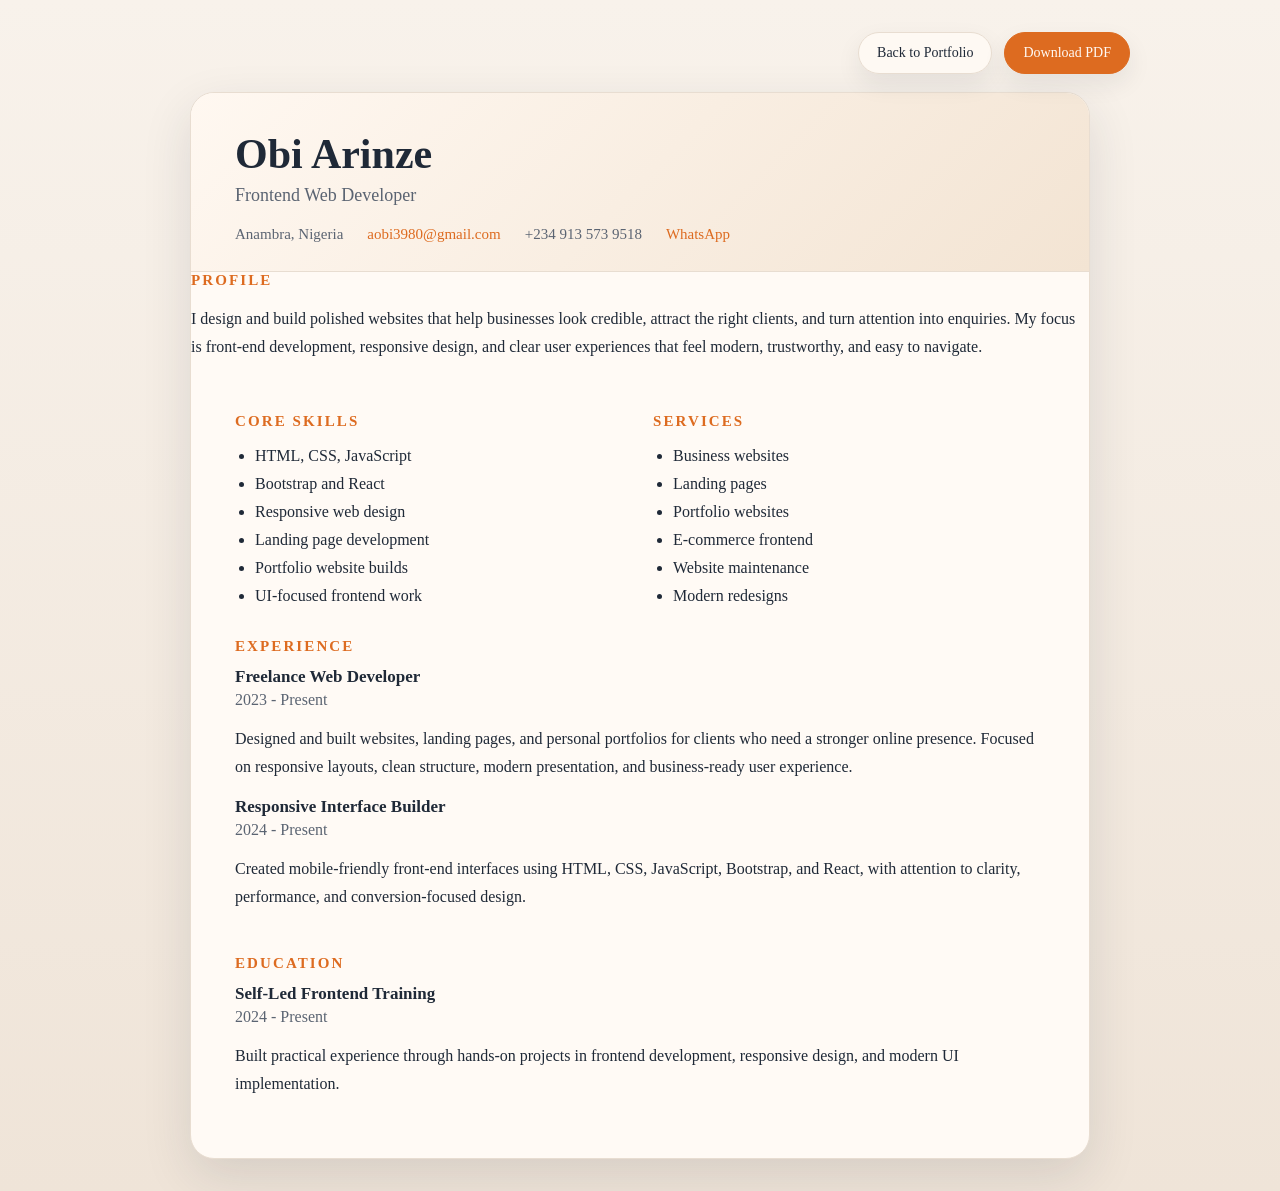
<file: resume/Obi-Arinze-Resume.html>
<!DOCTYPE html>
<html lang="en">
<head>
    <meta charset="UTF-8">
    <meta name="viewport" content="width=device-width, initial-scale=1.0">
    <title>Obi Arinze Resume</title>
    <style>
        :root {
            --bg: #f5efe8;
            --card: #fffaf5;
            --text: #1f2937;
            --muted: #5b6472;
            --accent: #dd6b20;
            --border: #e8ddd1;
        }

        * {
            box-sizing: border-box;
        }

        body {
            margin: 0;
            padding: 32px;
            font-family: Georgia, "Times New Roman", serif;
            background: linear-gradient(180deg, #f8f2eb 0%, #efe4d8 100%);
            color: var(--text);
        }

        .resume-shell {
            max-width: 980px;
            margin: 0 auto;
        }

        .resume-actions {
            display: flex;
            justify-content: flex-end;
            gap: 12px;
            margin-bottom: 18px;
        }

        .resume-actions button,
        .resume-actions a {
            appearance: none;
            border: 1px solid var(--border);
            border-radius: 999px;
            padding: 12px 18px;
            background: rgba(255, 250, 245, 0.92);
            color: var(--text);
            font: inherit;
            font-size: 14px;
            text-decoration: none;
            cursor: pointer;
            box-shadow: 0 10px 24px rgba(31, 41, 55, 0.08);
        }

        .resume-actions .primary {
            background: var(--accent);
            border-color: var(--accent);
            color: #fffaf5;
        }

        .resume {
            max-width: 900px;
            margin: 0 auto;
            background: var(--card);
            border: 1px solid var(--border);
            border-radius: 24px;
            overflow: hidden;
            box-shadow: 0 18px 50px rgba(31, 41, 55, 0.12);
        }

        .hero {
            padding: 40px 44px 28px;
            background: linear-gradient(135deg, #fff8f1 0%, #f3e4d3 100%);
            border-bottom: 1px solid var(--border);
        }

        .hero h1 {
            margin: 0 0 10px;
            font-size: 42px;
            line-height: 1;
        }

        .hero p {
            margin: 0;
            font-size: 18px;
            color: var(--muted);
        }

        .contact {
            display: flex;
            flex-wrap: wrap;
            gap: 12px 24px;
            margin-top: 20px;
            font-size: 15px;
            color: var(--muted);
        }

        .contact a {
            color: var(--accent);
            text-decoration: none;
        }

        .content {
            padding: 36px 44px 44px;
            display: grid;
            gap: 28px;
        }

        section h2 {
            margin: 0 0 12px;
            font-size: 15px;
            letter-spacing: 0.14em;
            text-transform: uppercase;
            color: var(--accent);
        }

        section p,
        li {
            font-size: 16px;
            line-height: 1.75;
            color: var(--text);
        }

        .grid {
            display: grid;
            grid-template-columns: repeat(2, minmax(0, 1fr));
            gap: 26px;
        }

        ul {
            margin: 0;
            padding-left: 20px;
        }

        .item {
            margin-bottom: 16px;
        }

        .item:last-child {
            margin-bottom: 0;
        }

        .item strong {
            display: block;
            margin-bottom: 4px;
            font-size: 17px;
        }

        .muted {
            color: var(--muted);
        }

        @media print {
            @page {
                size: A4;
                margin: 12mm;
            }

            body {
                background: #fff;
                padding: 0;
            }

            .resume-shell {
                max-width: none;
            }

            .resume-actions {
                display: none;
            }

            .resume {
                box-shadow: none;
                border: none;
                border-radius: 0;
                max-width: none;
            }
        }

        @media (max-width: 700px) {
            body {
                padding: 16px;
            }

            .hero,
            .content {
                padding-left: 22px;
                padding-right: 22px;
            }

            .grid {
                grid-template-columns: 1fr;
            }
        }
    </style>
</head>
<body>
    <div class="resume-shell">
        <div class="resume-actions">
            <a href="../index.html">Back to Portfolio</a>
            <button type="button" class="primary" onclick="window.print()">Download PDF</button>
        </div>

        <article class="resume">
            <header class="hero">
                <h1>Obi Arinze</h1>
                <p>Frontend Web Developer</p>
                <div class="contact">
                    <span>Anambra, Nigeria</span>
                    <a href="mailto:aobi3980@gmail.com">aobi3980@gmail.com</a>
                    <span>+234 913 573 9518</span>
                    <a href="https://wa.me/2349135739518">WhatsApp</a>
                </div>
            </header>

                <section>
                    <h2>Profile</h2>
                    <p>I design and build polished websites that help businesses look credible, attract the right clients, and turn attention into enquiries. My focus is front-end development, responsive design, and clear user experiences that feel modern, trustworthy, and easy to navigate.</p>
                </section>

                <main class="content">
                    <div class="grid">
                        <section>
                            <h2>Core Skills</h2>
                            <ul>
                                <li>HTML, CSS, JavaScript</li>
                                <li>Bootstrap and React</li>
                                <li>Responsive web design</li>
                                <li>Landing page development</li>
                                <li>Portfolio website builds</li>
                                <li>UI-focused frontend work</li>
                            </ul>
                        </section>

                        <section>
                            <h2>Services</h2>
                            <ul>
                                <li>Business websites</li>
                                <li>Landing pages</li>
                                <li>Portfolio websites</li>
                                <li>E-commerce frontend</li>
                                <li>Website maintenance</li>
                                <li>Modern redesigns</li>
                            </ul>
                        </section>
                    </div>

                    <section>
                        <h2>Experience</h2>
                        <div class="item">
                            <strong>Freelance Web Developer</strong>
                            <span class="muted">2023 - Present</span>
                            <p>Designed and built websites, landing pages, and personal portfolios for clients who need a stronger online presence. Focused on responsive layouts, clean structure, modern presentation, and business-ready user experience.</p>
                        </div>
                        <div class="item">
                            <strong>Responsive Interface Builder</strong>
                            <span class="muted">2024 - Present</span>
                            <p>Created mobile-friendly front-end interfaces using HTML, CSS, JavaScript, Bootstrap, and React, with attention to clarity, performance, and conversion-focused design.</p>
                        </div>
                    </section>

                    <section>
                        <h2>Education</h2>
                        <div class="item">
                            <strong>Self-Led Frontend Training</strong>
                            <span class="muted">2024 - Present</span>
                            <p>Built practical experience through hands-on projects in frontend development, responsive design, and modern UI implementation.</p>
                        </div>
                    </section>
                </main>
            </article>
    </div>
</body>
</html>
</file>
